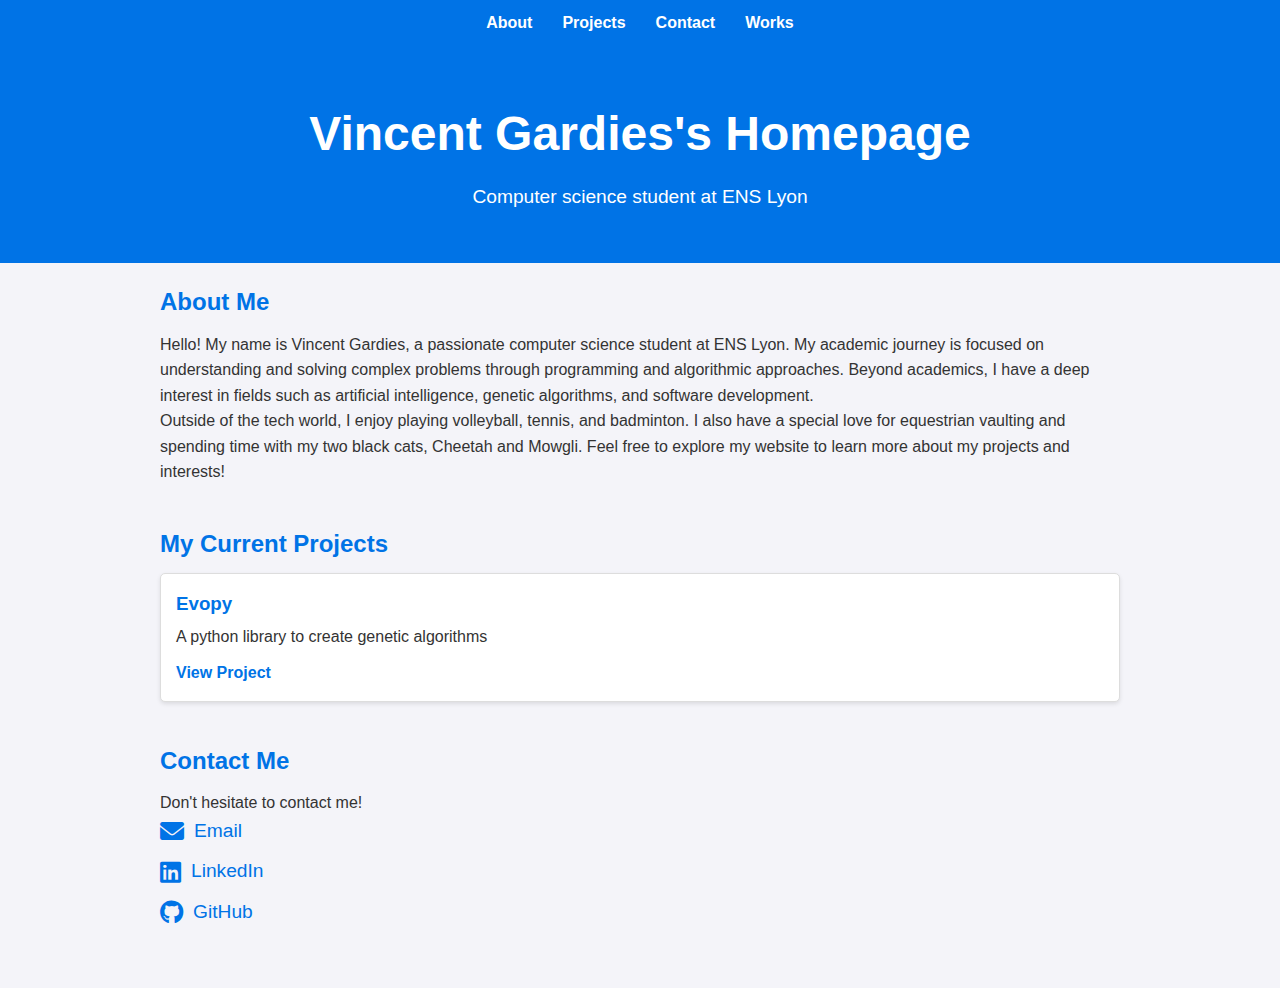
<file: index.html>
<!DOCTYPE html>
<html lang="en">
<head>
    <meta charset="UTF-8">
    <meta name="viewport" content="width=device-width, initial-scale=1.0">
    <meta name="description" content="Personal homepage of Vincent Gardies">
    <title>Vincent Gardies</title>
    <link rel="stylesheet" href="style.css">
    <!-- FontAwesome for icons -->
    <link rel="stylesheet" href="https://cdnjs.cloudflare.com/ajax/libs/font-awesome/6.0.0-beta3/css/all.min.css">
</head>
<body>
    <header>
        <nav>
            <ul class="navbar">
                <li><a href="about.html">About</a></li>
                <li><a href="projects.html">Projects</a></li>
                <li><a href="contact.html">Contact</a></li>
                <li><a href="works.html">Works</a></li>
            </ul>
        </nav>
        <div class="hero">
            <h1>Vincent Gardies's Homepage</h1>
            <p>Computer science student at ENS Lyon</p>
        </div>
    </header>

    <main>
        <section id="about">
            <h2>About Me</h2>
            <p>Hello! My name is Vincent Gardies, a passionate computer science student at ENS Lyon. My academic journey is focused on understanding and solving complex problems through programming and algorithmic approaches. Beyond academics, I have a deep interest in fields such as artificial intelligence, genetic algorithms, and software development.</p>
            <p>Outside of the tech world, I enjoy playing volleyball, tennis, and badminton. I also have a special love for equestrian vaulting and spending time with my two black cats, Cheetah and Mowgli. Feel free to explore my website to learn more about my projects and interests!</p>
        </section>

        <section id="projects">
            <h2>My Current Projects</h2>
            <div class="project">
                <h3>Evopy</h3>
                <p>A python library to create genetic algorithms</p>
                <a href="https://github.com/VinCheetah/Evolution">View Project</a>
            </div>
            <!-- Add more projects as needed -->
        </section>

        <section id="contact">
            <h2>Contact Me</h2>
            <p>Don't hesitate to contact me!</p>
            <ul>
                <li>
                    <a href="mailto:vincent.gardies@ens-lyon.fr" target="_blank">
                        <i class="fas fa-envelope"></i> Email
                    </a>
                </li>
                <li>
                    <a href="https://www.linkedin.com/in/vincent-gardies-0b022a278/" target="_blank">
                        <i class="fab fa-linkedin"></i> LinkedIn
                    </a>
                </li>
                <li>
                    <a href="https://github.com/VinCheetah" target="_blank">
                        <i class="fab fa-github"></i> GitHub
                    </a>
                </li>
            </ul>
        </section>
    </main>

</body>
</html>
</file>
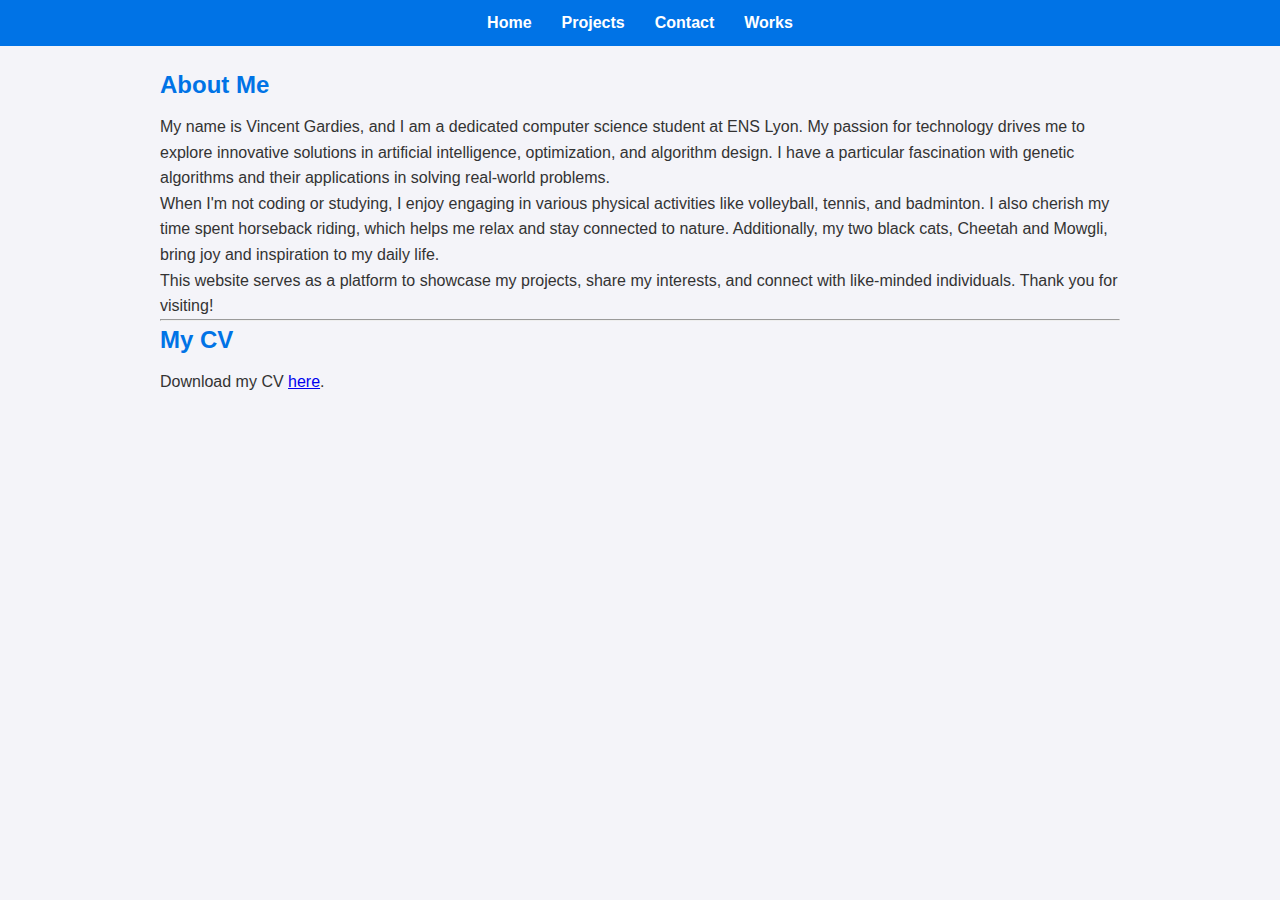
<file: about.html>
<!DOCTYPE html>
<html lang="en">
<head>
    <meta charset="UTF-8">
    <meta name="viewport" content="width=device-width, initial-scale=1.0">
    <meta name="description" content="About Vincent Gardies">
    <title>About Vincent Gardies</title>
    <link rel="stylesheet" href="style.css">
</head>
<body>
    <header>
        <nav>
            <ul class="navbar">
                <li><a href="index.html">Home</a></li>
                <li><a href="projects.html">Projects</a></li>
                <li><a href="contact.html">Contact</a></li>
                <li><a href="works.html">Works</a></li>
            </ul>
        </nav>
    </header>

    <main>
        <section id="about">
            <h2>About Me</h2>
            <p>My name is Vincent Gardies, and I am a dedicated computer science student at ENS Lyon. My passion for technology drives me to explore innovative solutions in artificial intelligence, optimization, and algorithm design. I have a particular fascination with genetic algorithms and their applications in solving real-world problems.</p>
            <p>When I'm not coding or studying, I enjoy engaging in various physical activities like volleyball, tennis, and badminton. I also cherish my time spent horseback riding, which helps me relax and stay connected to nature. Additionally, my two black cats, Cheetah and Mowgli, bring joy and inspiration to my daily life.</p>
            <p>This website serves as a platform to showcase my projects, share my interests, and connect with like-minded individuals. Thank you for visiting!</p>

            <hr>

            <h2>My CV</h2>
            <p>Download my CV <a href="documents/CV_english.pdf" target="_blank">here</a>.</p>
        </section>
    </main>

</body>
</html>
</file>
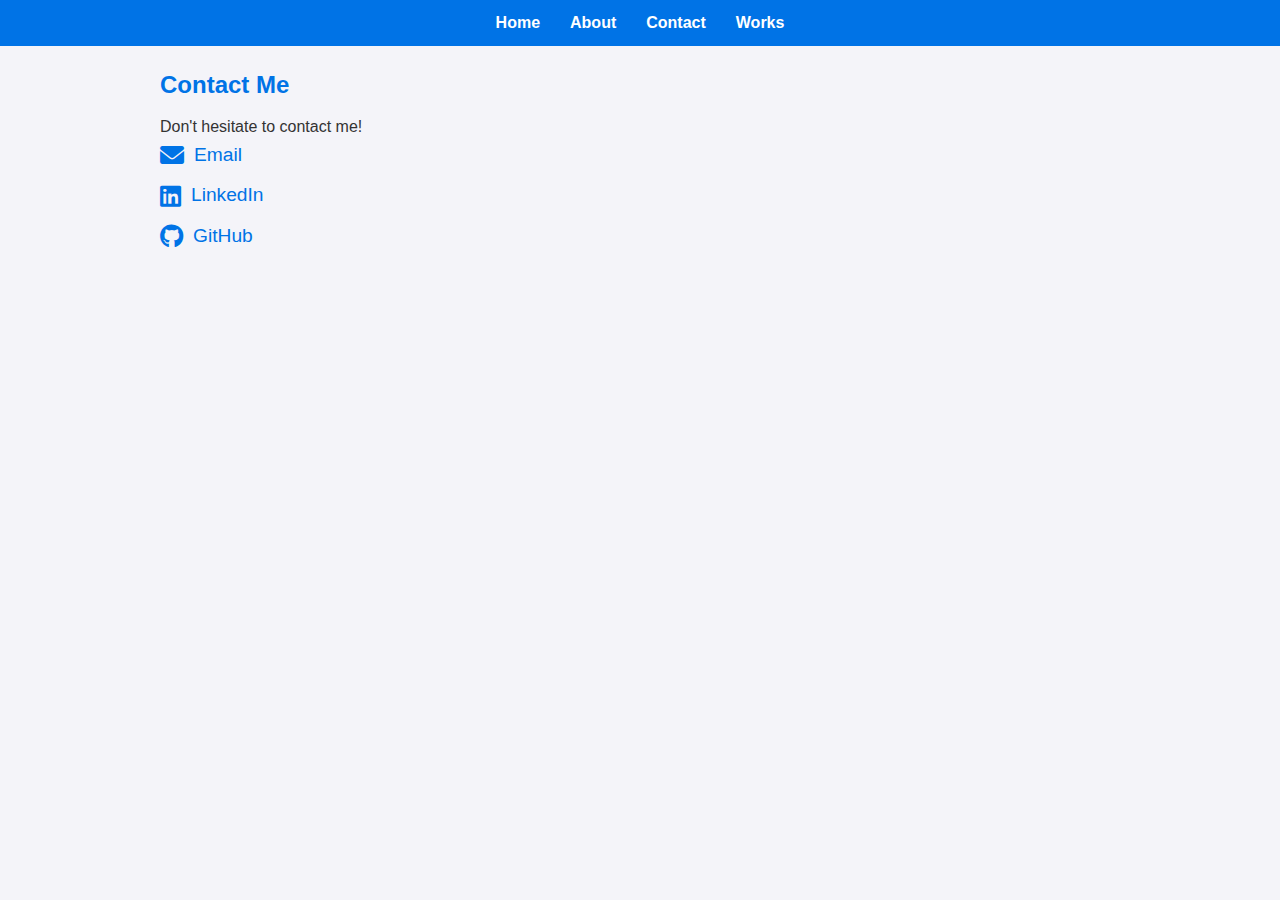
<file: contact.html>
<!DOCTYPE html>
<html lang="en">
<head>
    <meta charset="UTF-8">
    <meta name="viewport" content="width=device-width, initial-scale=1.0">
    <meta name="description" content="Projects Vincent Gardies">
    <title>Projects Vincent Gardies</title>
    <link rel="stylesheet" href="style.css">
    <link rel="stylesheet" href="https://cdnjs.cloudflare.com/ajax/libs/font-awesome/6.0.0-beta3/css/all.min.css">
</head>
<body>
    <header>
        <nav>
            <ul class="navbar">
                <li><a href="index.html">Home</a></li>
                <li><a href="about.html">About</a></li>
                <li><a href="projects.html">Contact</a></li>
                <li><a href="works.html">Works</a></li>
            </ul>
        </nav>
    </header>

    <main>
        <section id="contact">
            <h2>Contact Me</h2>
            <p>Don't hesitate to contact me!</p>
            <ul>
                <li>
                    <a href="mailto:vincent.gardies@ens-lyon.fr" target="_blank">
                        <i class="fas fa-envelope"></i> Email
                    </a>
                </li>
                <li>
                    <a href="https://www.linkedin.com/in/vincent-gardies-0b022a278/" target="_blank">
                        <i class="fab fa-linkedin"></i> LinkedIn
                    </a>
                </li>
                <li>
                    <a href="https://github.com/VinCheetah" target="_blank">
                        <i class="fab fa-github"></i> GitHub
                    </a>
                </li>
            </ul>

        </section>
    </main>

</body>
</html>
</file>
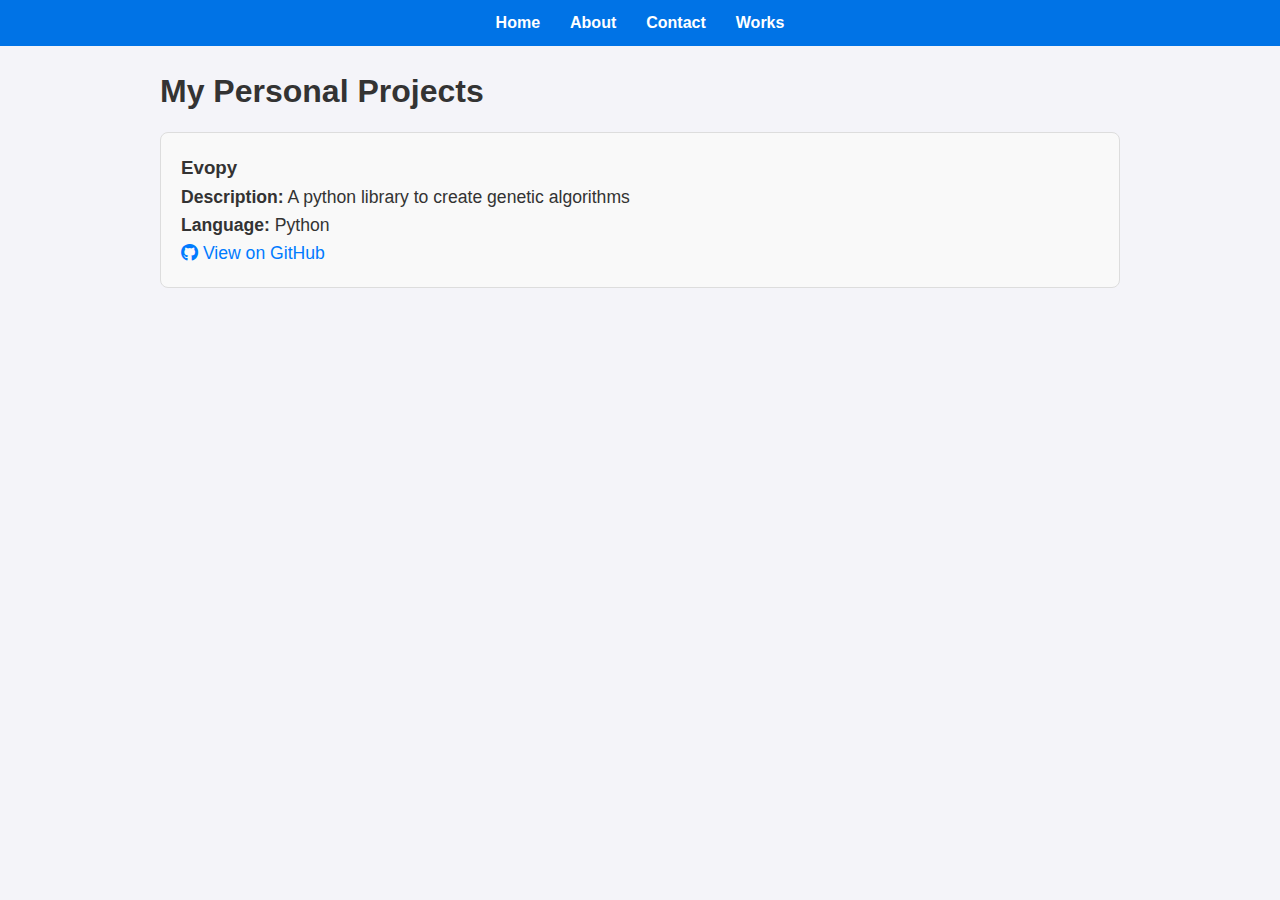
<file: projects.html>
<!DOCTYPE html>
<html lang="en">
<head>
    <meta charset="UTF-8">
    <meta name="viewport" content="width=device-width, initial-scale=1.0">
    <meta name="description" content="Projects Vincent Gardies">
    <title>Projects Vincent Gardies</title>
    <link rel="stylesheet" href="style.css">
    <link rel="stylesheet" href="https://cdnjs.cloudflare.com/ajax/libs/font-awesome/6.0.0-beta3/css/all.min.css">
</head>
<body>
    <header>
        <nav>
            <ul class="navbar">
                <li><a href="index.html">Home</a></li>
                <li><a href="about.html">About</a></li>
                <li><a href="contact.html">Contact</a></li>
                <li><a href="works.html">Works</a></li>
            </ul>
        </nav>
    </header>

    <main>
        <section id="works">
            <h1>My Personal Projects</h1>


            <div class="work">
                <h3>Evopy</h3>
                <p><strong>Description:</strong> A python library to create genetic algorithms</p>
                <p><strong>Language:</strong> Python</p>
                <p>
                    <a href="https://github.com/VinCheetah/Evolution" target="_blank"><i class="fab fa-github"></i> View on GitHub</a>
                </p>
            </div>
    


        </section>
    </main>

</body>
</html>
</file>
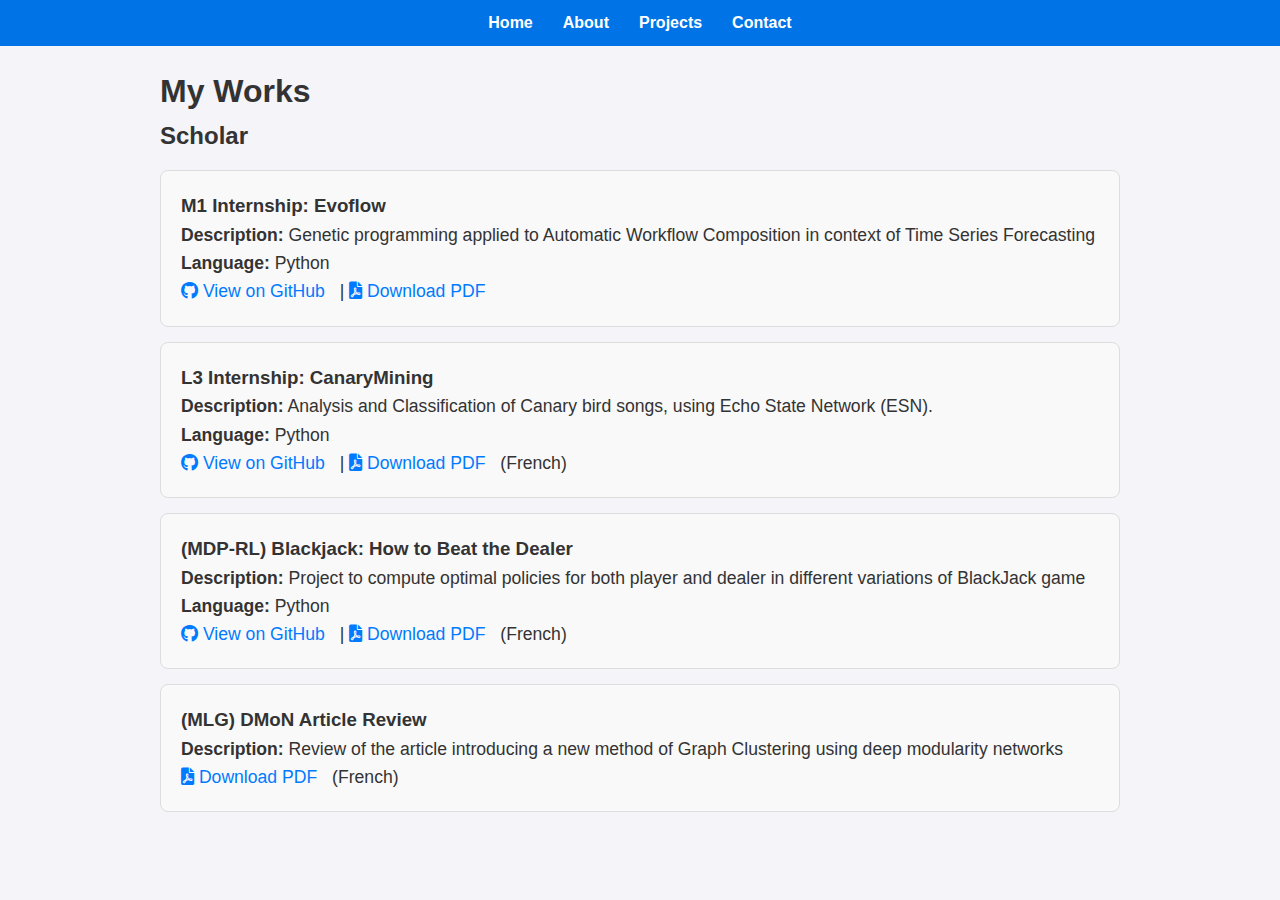
<file: works.html>
<!DOCTYPE html>
<html lang="en">
<head>
    <meta charset="UTF-8">
    <meta name="viewport" content="width=device-width, initial-scale=1.0">
    <meta name="description" content="About Vincent Gardies">
    <title>About Vincent Gardies</title>
    <link rel="stylesheet" href="style.css">
    <link rel="stylesheet" href="https://cdnjs.cloudflare.com/ajax/libs/font-awesome/6.0.0-beta3/css/all.min.css">
</head>
<body>
    <header>
        <nav>
            <ul class="navbar">
                <li><a href="index.html">Home</a></li>
                <li><a href="about.html">About</a></li>
                <li><a href="projects.html">Projects</a></li>
                <li><a href="contact.html">Contact</a></li>
            </ul>
        </nav>
    </header>

    <main>
        <section id="works">
            <h1>My Works</h1>

            <h2>Scholar</h2>

            <div class="work">
                <h3>M1 Internship: Evoflow</h3>
                <p><strong>Description:</strong> Genetic programming applied to Automatic Workflow Composition in context of Time Series Forecasting</p>
                <p><strong>Language:</strong> Python</p>
                <p>
                    <a href="https://github.com/jrromero/evoflow_awc" target="_blank"><i class="fab fa-github"></i> View on GitHub</a> | 
                    <a href="documents/report_internship_m1.pdf" target="_blank"><i class="fas fa-file-pdf"></i> Download PDF</a>
                </p>
            </div>

            <div class="work">
                <h3>L3 Internship: CanaryMining</h3>
                <p><strong>Description:</strong> Analysis and Classification of Canary bird songs, using Echo State Network (ESN).</p>
                <p><strong>Language:</strong> Python</p>
                <p>
                    <a href="https://github.com/birds-canopy/canapy" target="_blank"><i class="fab fa-github"></i> View on GitHub</a> | 
                    <a href="documents/report_internship_l3.pdf" target="_blank"><i class="fas fa-file-pdf"></i> Download PDF</a> (French)
                </p>
            </div>

            <div class="work">
                <h3>(MDP-RL) Blackjack: How to Beat the Dealer</h3>
                <p><strong>Description:</strong> Project to compute optimal policies for both player and dealer in different variations of BlackJack game</p>
                <p><strong>Language:</strong> Python</p>
                <p>
                    <a href="https://github.com/Careeza/MDP-RL-Project" target="_blank"><i class="fab fa-github"></i> View on GitHub</a> |
                    <a href="documents/project_report_mrl_.pdf" target="_blank"><i class="fas fa-file-pdf"></i> Download PDF</a> (French)
                </p>
            </div>

            <div class="work">
                <h3>(MLG) DMoN Article Review </h3>
                <p><strong>Description:</strong> Review of the article introducing a new method of Graph Clustering using deep modularity networks</p>
                <p>
                    <a href="documents/article_report_mlg.pdf" target="_blank"><i class="fas fa-file-pdf"></i> Download PDF</a> (French)
                </p>
            </div>







        </section>
    </main>

</body>
</html>
</file>
<file: style.css>
/* General Reset */
* {
    margin: 0;
    padding: 0;
    box-sizing: border-box;
}

body {
    font-family: 'Arial', sans-serif;
    background-color: #f4f4f9;
    color: #333;
    line-height: 1.6;
}

/* Navbar */
.navbar {
    display: flex;
    justify-content: center;
    background-color: #0073e6;
    padding: 10px 0;
}

.navbar li {
    list-style: none;
    margin: 0 15px;
}

.navbar a {
    text-decoration: none;
    color: white;
    font-weight: bold;
    transition: color 0.3s ease;
}

.navbar a:hover {
    color: #ffcc00;
}

/* Hero Section */
.hero {
    text-align: center;
    padding: 50px 20px;
    background-color: #0073e6;
    color: white;
}

.hero h1 {
    font-size: 3rem;
    margin-bottom: 10px;
}

.hero p {
    font-size: 1.2rem;
}

/* Main Content */
main {
    padding: 20px;
    max-width: 1000px;
    margin: 0 auto;
}

/* About Section */
#about {
    margin-bottom: 40px;
}

#about h2 {
    color: #0073e6;
    margin-bottom: 10px;
}

/* Projects Section */
#projects {
    margin-bottom: 40px;
}

#projects h2 {
    color: #0073e6;
    margin-bottom: 10px;
}

.project {
    background-color: #fff;
    border: 1px solid #ddd;
    padding: 15px;
    border-radius: 5px;
    margin-bottom: 20px;
    box-shadow: 0 2px 4px rgba(0, 0, 0, 0.1);
}

.project h3 {
    color: #0073e6;
    margin-bottom: 5px;
}

.project p {
    margin-bottom: 10px;
}

.project a {
    text-decoration: none;
    color: #0073e6;
    font-weight: bold;
    transition: color 0.3s ease;
}

.project a:hover {
    color: #005bb5;
}

/* Contact Section */
#contact {
    margin-bottom: 40px;
}

#contact h2 {
    color: #0073e6;
    margin-bottom: 10px;
}

#contact ul {
    list-style: none;
    padding: 0;
}

#contact li {
    margin-bottom: 10px;
}

#contact a {
    text-decoration: none;
    color: #0073e6;
    font-size: 1.2rem;
    display: flex;
    align-items: center;
    gap: 10px;
    transition: color 0.3s ease;
}

#contact a:hover {
    color: #005bb5;
}

#contact i {
    font-size: 1.5rem;
}

/* Footer */
footer {
    text-align: center;
    background-color: #0073e6;
    color: white;
    padding: 10px 0;
}

footer a {
    text-decoration: none;
    color: white;
    font-weight: bold;
    transition: color 0.3s ease;
}

footer a:hover {
    color: #ffcc00;
}

/* Responsive Design */
@media (max-width: 768px) {
    .hero h1 {
        font-size: 2rem;
    }

    .hero p {
        font-size: 1rem;
    }

    .navbar li {
        margin: 0 10px;
    }
}


/* Styling for each work */
.work {
    background-color: #f9f9f9;
    border: 1px solid #ddd;
    padding: 20px;
    margin: 15px 0;
    border-radius: 8px;
}

.work h1 {
    font-size: 2em;
    text-align: center;
    color: #007BFF;
}

.work h2 {
    font-size: 1.5em;
    color: #333;
}

.work p {
    font-size: 1.1em;
    line-height: 1.6;
}

.work a {
    text-decoration: none;
    color: #007BFF;
    margin-right: 10px;
}

.work a:hover {
    text-decoration: underline;
    color: #0056b3;
}

.work strong {
    font-weight: bold;
}
</file>
